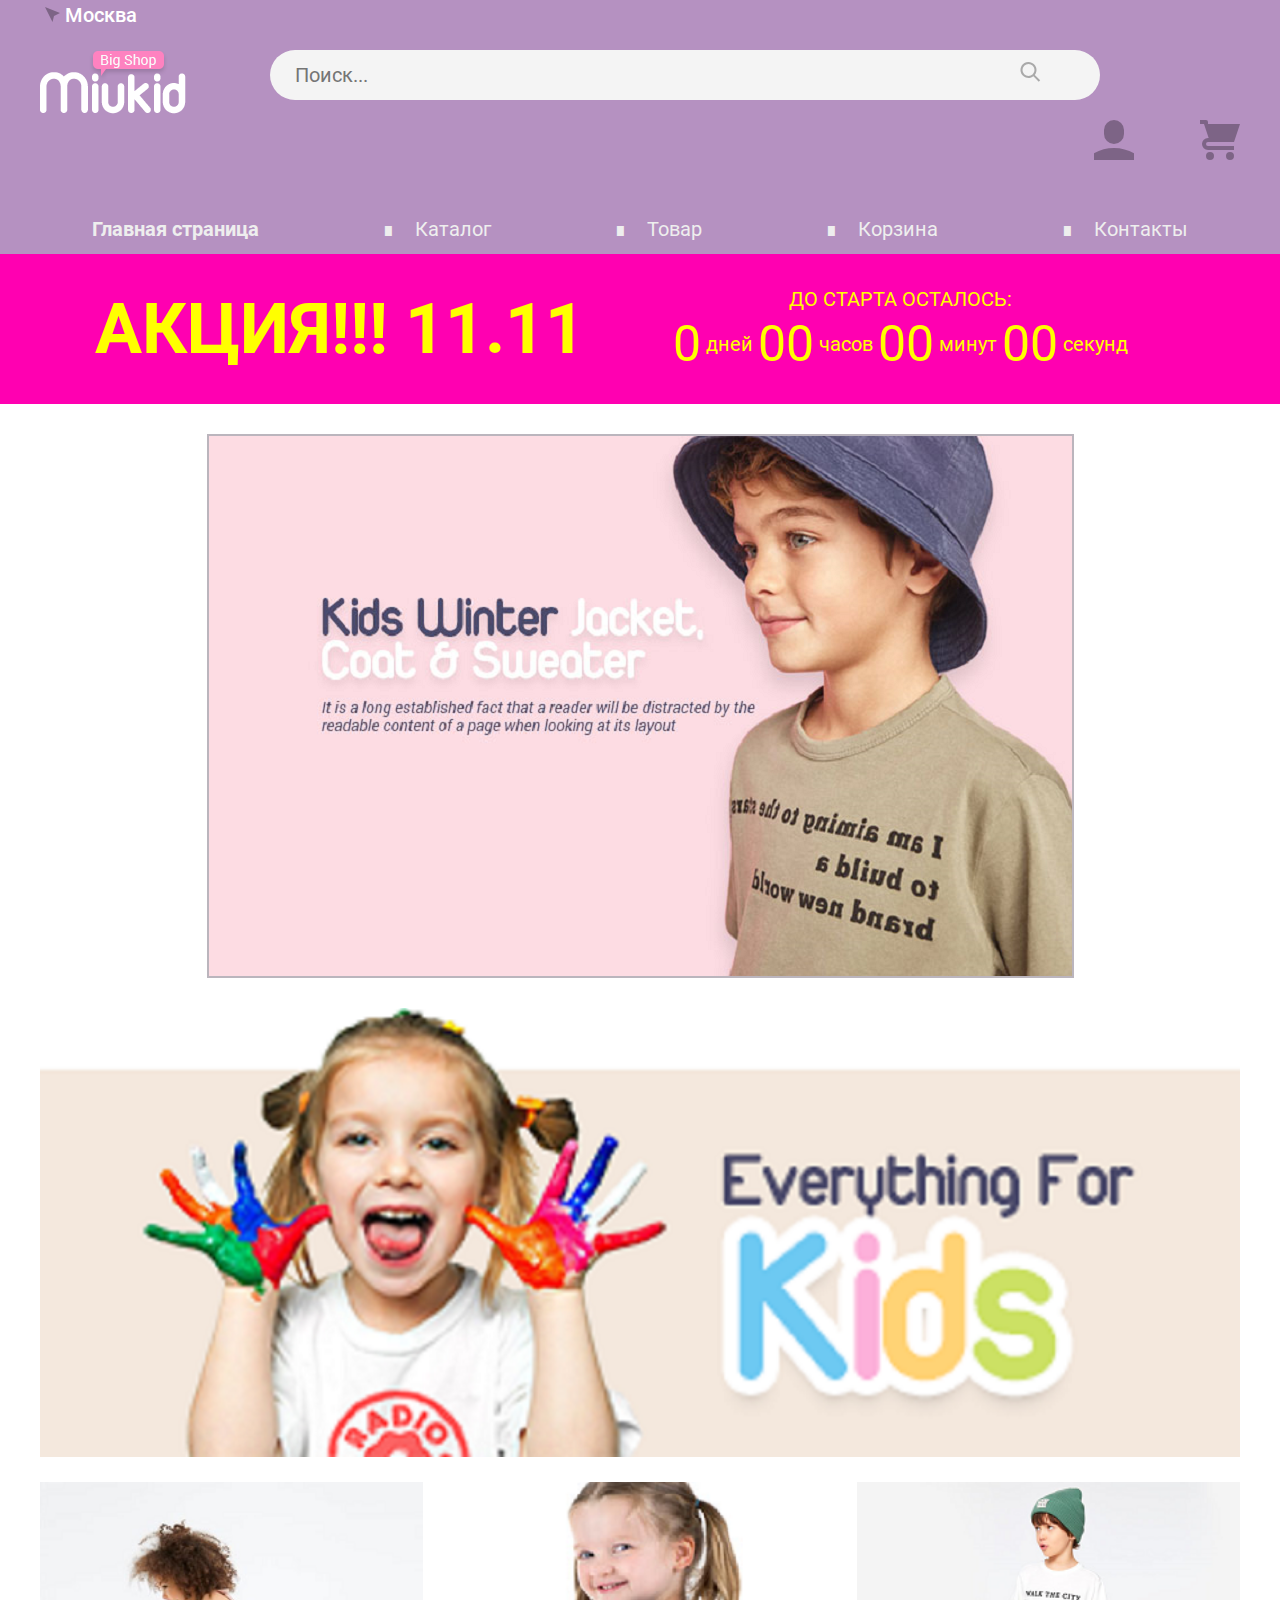
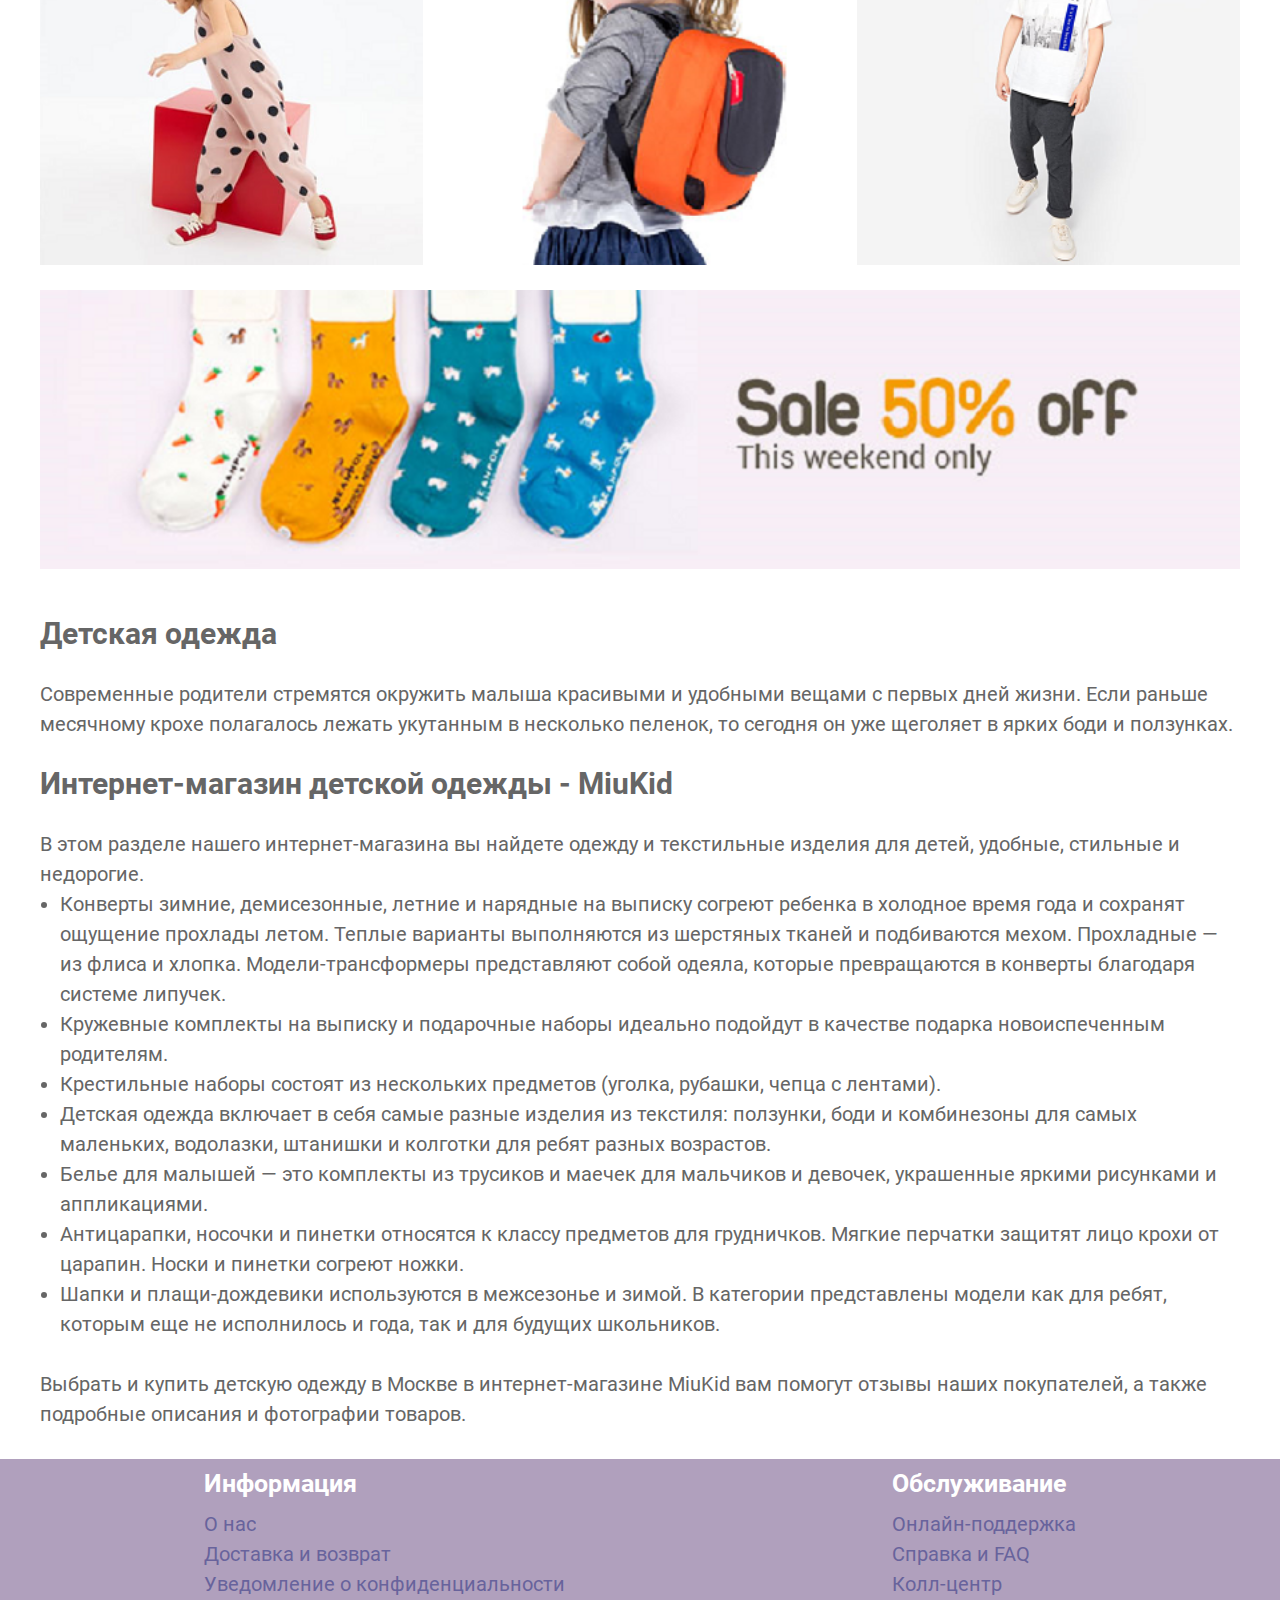
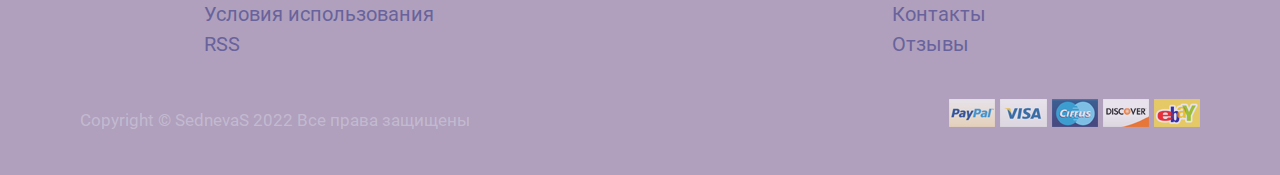
<file: project/index.html>
<!DOCTYPE html>
<html lang="ru">
    <head>
        <meta charset="utf-8">
        
        <meta name="viewport" content="width=device-width, initial-scale=1.0">
        
        <title>Главная страница</title>
        
        <link rel="stylesheet" href="css/style.css">
        
        <script defer src="js/jquery-3.6.1.min.js"></script>
        <script defer src="js/slider.js"></script>
        <script defer src="js/main.js"></script>
    </head>
    
    <body>
        <header>
            <section class="container">
                <div id="city" title="Если ваш город определен неправильно, нажмите для выбора правильного города"><img src="images/location-current.svg" alt="loc"><span></span></div>
            </section>
            <section class="container">
				<div class="reg">
					<a class="logo"></a>
				<div class="search2 homepage">
					<form method="get" action="/search" role="search" class=search-form">
						<input name="q" class="search-input" type="text" value placeholder="Поиск..." autocomplete="off">
						<input type="hidden" name="post-type" value="product">
						<button type="submit" class="search">
							<img src="images/search.svg" alt="search">	
						</button>
					</form>
				</div>
				<div class="shoppihg-cart">
					<a href="#" class="user"></a>
					<a href="order.html" class="shopping"></a>
				</div>	
				</div>
			</section>
            <section class="container">
                <nav class="topmenu">
                    <a href="index.html"><span>Главная страница</span></a>
                    <a href="catalog.html"><span>Каталог</span></a>
                    <a href="product.html"><span>Товар</span></a>
                    <a href="order.html"><span>Корзина</span></a>
                    <a href="contacts.html"><span>Контакты</span></a>
                </nav>
            </section>
        </header>
        
        <main>
            <!-- action block -->
            <section class="action">
                <div class="container">
                    <h5>АКЦИЯ!!!   11.11</h5>
                    <p>
                        ДО СТАРТА ОСТАЛОСЬ:
                        <span class="actiontimer" data-actionend="2022-11-11T00:00:00">&nbsp;</span>
                    </p>
                </div>
            </section>
            <!-- /action block -->
            <!-- slider block -->
            <section class="slider" id="slider1">
                <div class="slider_desk">
                    <div class="slider_block">
                        <img src="images/img80.png" alt="pic 1">
                    </div>
                    
                    <div class="slider_block">
                        <img src="images/img85.png" alt="pic 2">
                    </div>
                    
                    <div class="slider_block">
                        <img src="images/img104.png" alt="pic 3">
                    </div>
                </div>
                
                <button type="button" class="to_left icon"></button>
                
                <button type="button" class="to_right icon"></button>
                
                <div class="slider_points"></div>
            </section>
            <!-- /slider block -->
            <!-- slider block -->
           <!-- <section class="slider" id="slider2">
                <div class="slider_desk">
                    <div class="slider_block" style="background:red">
                        <p>Some text without pictures.</p>
                        <p>Some text without pictures.</p>
                        <p>Some text without pictures.</p>
                    </div>
                    
                    <div class="slider_block" style="background:green">
                        <p>Some text without pictures.</p>
                        <p>Some text without pictures.</p>
                        <p>Some text without pictures.</p>
                    </div>
                    
                    <div class="slider_block" style="background:blue">
                        <p>Some text without pictures.</p>
                        <p>Some text without pictures.</p>
                        <p>Some text without pictures.</p>
                    </div>
                </div>
                
                <button type="button" class="to_left icon"></button>
                
                <button type="button" class="to_right icon"></button>
                
                <div class="slider_points"></div>
            </section>
            <!-- /slider block -->
            <section class="container">
				<div class="grid">
					<div class="first">
						<img src="images/banner1.png" alt="banner1">
					</div>
					<div class="second">
						<img src="images/ban4.png" alt="ban4">		
					</div>
					<div class="third">
						<img src="images/ban6.png" alt="ban6">
					</div>
					<div class="fourth">
						<img src="images/ban5.png" alt="ban5">	
					</div>
					<!--<div class="fifth">
						<img src="images/ban3_2.png" alt="ban3_2">
					</div>
					<div class="sixth">
						<img src="images/ban3.png" alt="ban3">
					</div>	-->
					<div class="seventh">
						<img src="images/ban1.png" alt="ban1">
					</div>	
				</div>
			</section>
			<section class="container">
				<h2>Детская одежда</h2><br>
				<p>Современные родители стремятся окружить малыша красивыми и удобными вещами с первых дней жизни. Если раньше месячному крохе полагалось лежать укутанным в несколько пеленок, то сегодня он уже щеголяет в ярких боди и ползунках.</p>
				<br>
				<h2>Интернет-магазин детской одежды - MiuKid</h2><br>
				<p>В этом разделе нашего интернет-магазина вы найдете одежду и текстильные изделия для детей, удобные, стильные и недорогие.
				<div class="spisok">
					<ul>
						<li>Конверты зимние, демисезонные, летние и нарядные на выписку согреют ребенка в холодное время года и сохранят ощущение прохлады летом. Теплые варианты выполняются из шерстяных тканей и подбиваются мехом. Прохладные — из флиса и хлопка. Модели-трансформеры представляют собой одеяла, которые превращаются в конверты благодаря системе липучек.
						</li>
						
						<li>Кружевные комплекты на выписку и подарочные наборы идеально подойдут в качестве подарка новоиспеченным родителям.
						</li>
						<li>Крестильные наборы состоят из нескольких предметов (уголка, рубашки, чепца с лентами).
						</li>
						<li>Детская одежда включает в себя самые разные изделия из текстиля: ползунки, боди и комбинезоны для самых маленьких, водолазки, штанишки и колготки для ребят разных возрастов.
						</li>
						<li>Белье для малышей — это комплекты из трусиков и маечек для мальчиков и девочек, украшенные яркими рисунками и аппликациями.
						</li>
						<li>Антицарапки, носочки и пинетки относятся к классу предметов для грудничков. Мягкие перчатки защитят лицо крохи от царапин. Носки и пинетки согреют ножки.
						</li>
						<li>Шапки и плащи-дождевики используются в межсезонье и зимой. В категории представлены модели как для ребят, которым еще не исполнилось и года, так и для будущих школьников.
						</li>
					</ul>
				</div>
				<br>
				<p>Выбрать и купить детскую одежду в Москве в интернет-магазине MiuKid вам помогут отзывы наших покупателей, а также подробные описания и фотографии товаров.</p>
				<br>
			</section>
        </main>
        
        <footer>
            <section class="container">
				<div class="ft-center">
					<div class="information">
						<h4>Информация</h4>
						<a href="#">О нас</a>
						<br>
						<a href="#">Доставка и возврат</a>
						<br>
						<a href="#">Уведомление о конфиденциальности</a>
						<br>
						<a href="#">Условия использования</a>
						<br>
						<a href="#">RSS</a>
						<br>
					</div>
					<div class="information center">
						<h4>Обслуживание</h4>
						<a href="#">Онлайн-поддержка</a>
						<br>
						<a href="#">Справка и FAQ</a>
						<br>
						<a href="#">Колл-центр</a>
						<br>
						<a href="#">Контакты</a>
						<br>
						<a href="#">Отзывы</a>
						<br>
					</div>
				</div>
			</section>
            <section class="container">
				<div class="footerending">
					<div class="fted-left">
						<p>Copyright &copy  SednevaS 2022  Все права защищены</p>
					</div>
					<div class="fted-left two">
						<ul>
							<a href="#"><img src="images/icon1.png" alt="icon"></a>
							<a href="#"><img src="images/icon2.png" alt="icon"></a>
							<a href="#"><img src="images/icon3.png" alt="icon"></a>
							<a href="#"><img src="images/icon4.png" alt="icon"></a>
							<a href="#"><img src="images/icon5.png" alt="icon"></a>
						</ul>
					</div>
				</div>
			</section>
        </footer>
    </body>
</html>
</file>
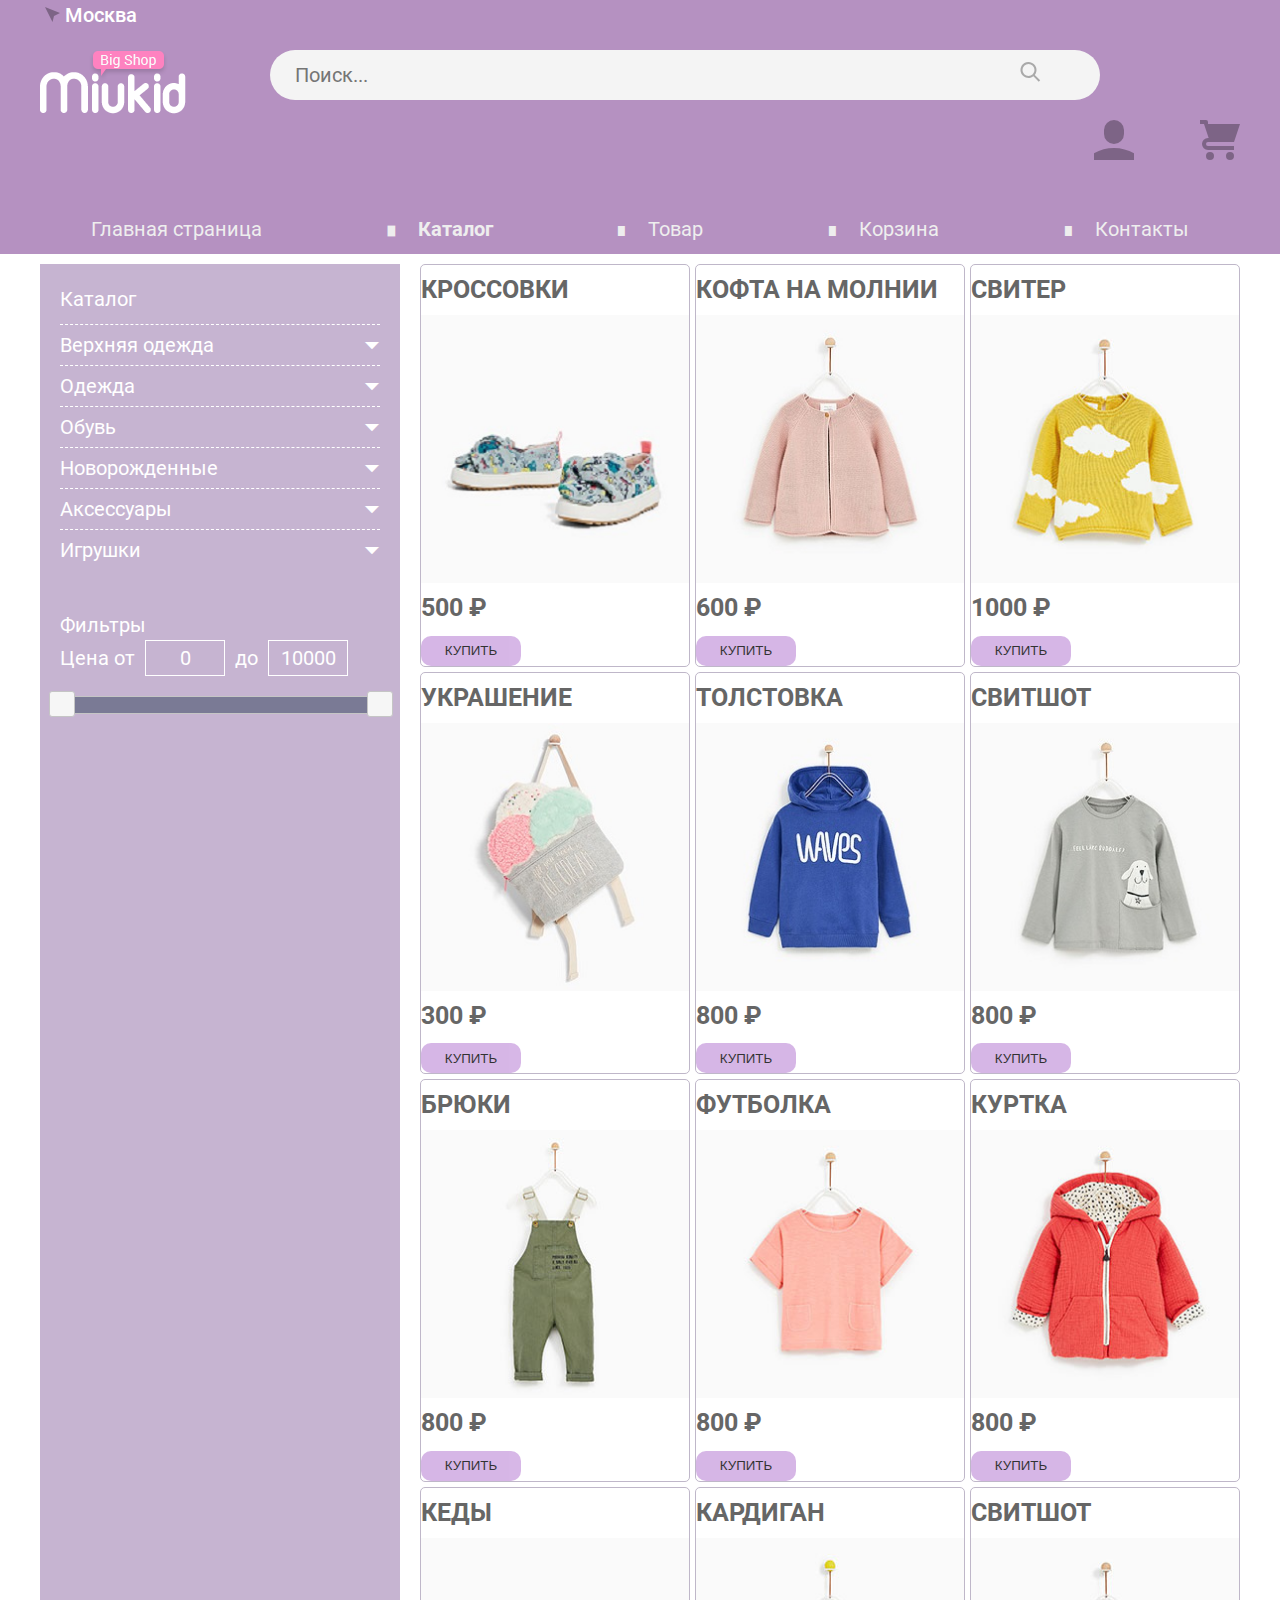
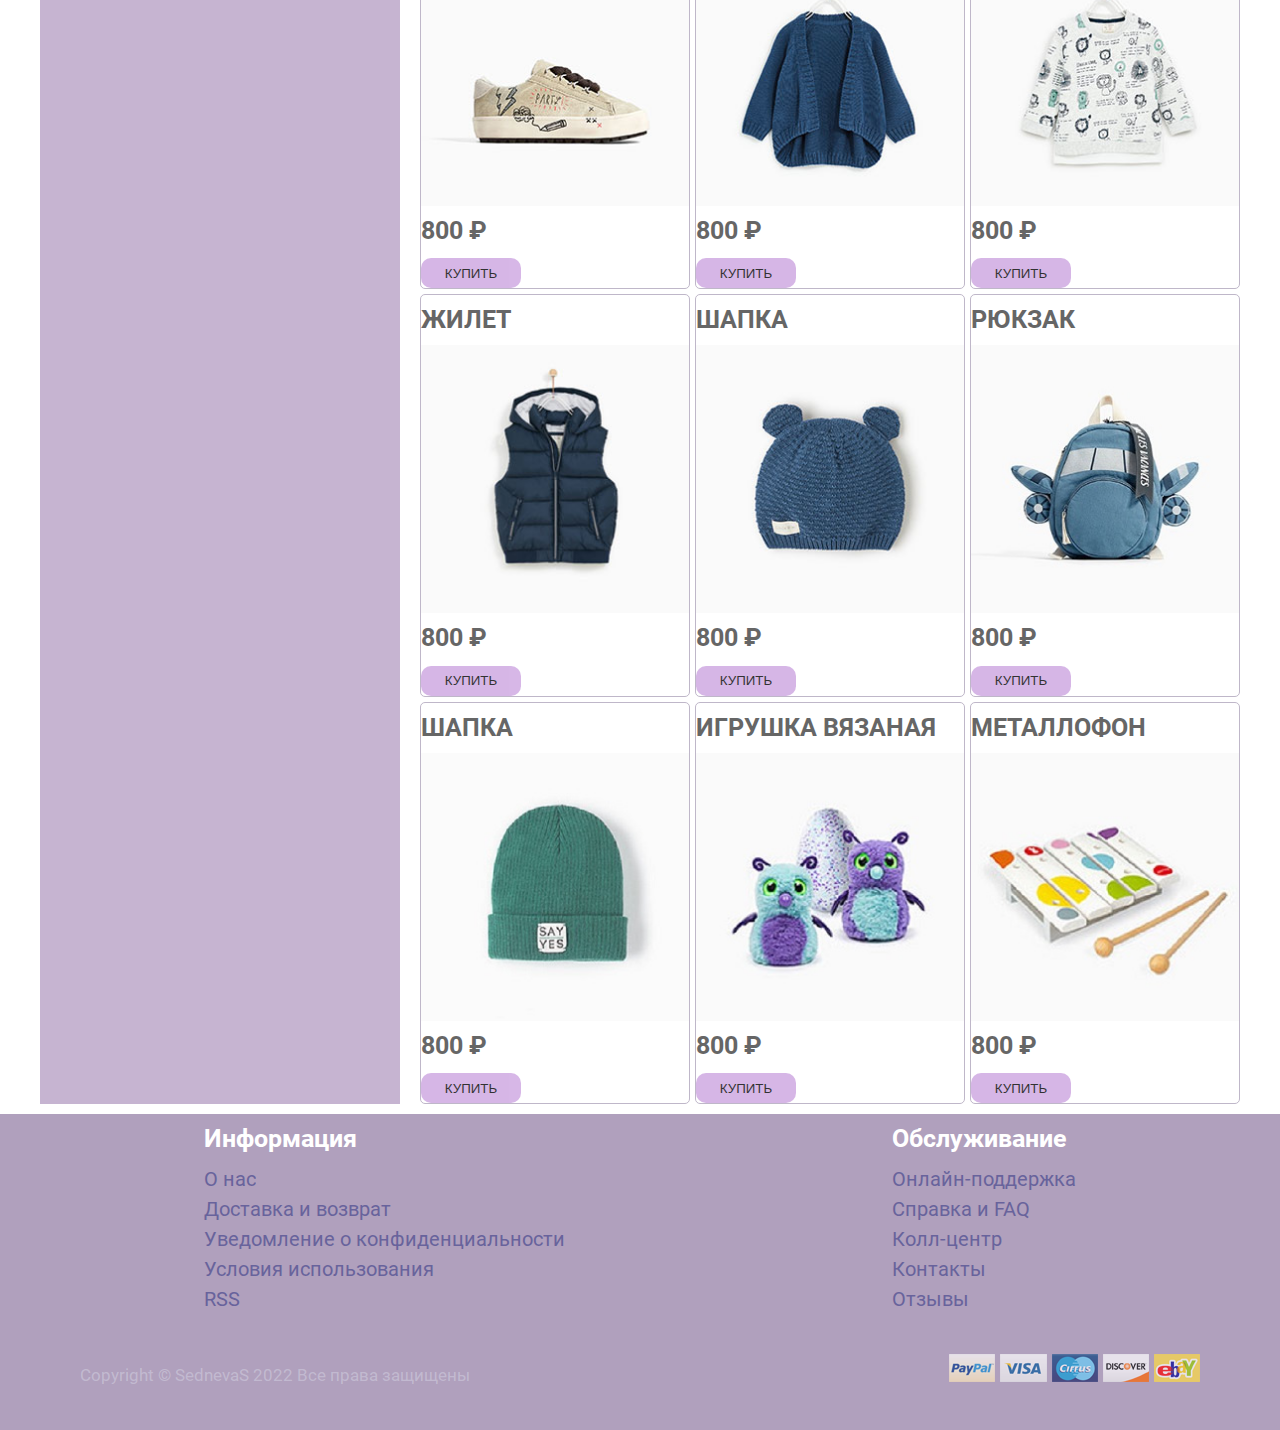
<file: project/catalog.html>
<!DOCTYPE html>
<html lang="ru">
    <head>
        <meta charset="utf-8">
        
        <meta name="viewport" content="width=device-width, initial-scale=1.0">
        
        <title>Каталог</title>
        
        <link rel="stylesheet" href="css/jquery-ui.css">
        <link rel="stylesheet" href="css/style.css">
        
        <script defer src="js/jquery-3.6.1.min.js"></script>
        <script defer src="js/jquery-ui.min.js"></script>
        <script defer src="js/slider.js"></script>
        <script defer src="js/main.js"></script>
    </head>
    
    <body>
        <header>
            <section class="container">
                <div id="city" title="Если ваш город определен неправильно, нажмите для выбора правильного города"><img src="images/location-current.svg" alt="loc"><span></span></div>
            </section>
            <section class="container">
				<div class="reg">
					<a class="logo"></a>
				<div class="search2 homepage">
					<form method="get" action="/search" role="search" class=search-form">
						<input name="q" class="search-input" type="text" value placeholder="Поиск..." autocomplete="off">
						<input type="hidden" name="post-type" value="product">
						<button type="submit" class="search">
							<img src="images/search.svg" alt="search">	
						</button>
					</form>
				</div>
				<div class="shoppihg-cart">
					<a href="#" class="user"></a>
					<a href="order.html" class="shopping"></a>
				</div>	
				</div>
			</section>
            <section class="container">
                <nav class="topmenu">
                    <a href="index.html"><span>Главная страница</span></a>
                    <a href="catalog.html"><span>Каталог</span></a>
                    <a href="product.html"><span>Товар</span></a>
                    <a href="order.html"><span>Корзина</span></a>
                    <a href="contacts.html"><span>Контакты</span></a>
                </nav>
            </section>
        </header>
        
        <main class="catalog">
            <section class="container">
                <aside>
                    <!--<nav class="querymenu">
                        <p>Каталог</p>
                        <div id="acco">
                            <div class="acco_h">
                                <a href="#"><span>Подкаталог 1</span></a>
                            </div>
                            <div class="acco_c"></div>
                            <div class="acco_h">
                                <a href="#"><span>Подкаталог 2</span></a>
                            </div>
                            <div class="acco_c">
                                <a href="#"><span>Субкаталог 21</span></a>
                                <a href="#"><span>Субкаталог 22</span></a>
                                <a href="#"><span>Субкаталог 23</span></a>
                            </div>
                            <div class="acco_h">
                                <a href="#"><span>Подкаталог 3</span></a>
                            </div>
                            <div class="acco_c">
                                <a href="#"><span>Субкаталог 31</span></a>
                                <a href="#"><span>Субкаталог 32</span></a>
                                <a href="#"><span>Субкаталог 33</span></a>
                                <a href="#"><span>Субкаталог 34</span></a>
                                <a href="#"><span>Субкаталог 35</span></a>
                                <a href="#"><span>Субкаталог 36</span></a>
                            </div>
                            <div class="acco_h">
                                <a href="#"><span>Подкаталог 4</span></a>
                            </div>
                            <div class="acco_c">
                                <a href="#"><span>Субкаталог 41</span></a>
                            </div>
                            <div class="acco_h">
                                <a href="#"><span>Подкаталог 5</span></a>
                            </div>
                            <div class="acco_c"></div>
                            <div class="acco_h">
                                <a href="#"><span>Подкаталог 6</span></a>
                            </div>
                            <div class="acco_c"></div>
                        </div>
                    </nav>-->
                    <!-- catmenu -->
                    <!-- <nav class="catmenu simple"> -->
                    <nav class="catmenu">
                        <p>Каталог</p>
                        <ul>
                            <li>
                                <a href="#"><span>Верхняя одежда</span></a>
								<ul>
                                    <li>
                                        <a href="#"><span>Пальто</span></a>
                                    </li>
                                    <li>
                                        <a href="#"><span>Куртки</span></a>
                                    </li>
                                    <li>
                                        <a href="#"><span>Комбинезоны</span></a>
                                    </li>
                                </ul>
								
                            </li>
                            <li>
                                <a href="#"><span>Одежда</span></a>
                                
                                <ul>
                                    <li>
                                        <a href="#"><span>Платья</span></a>
                                    </li>
                                    <li>
                                        <a href="#"><span>Блузки</span></a>
                                    </li>
                                    <li>
                                        <a href="#"><span>Белье</span></a>
                                    </li>
                                </ul>
                            </li>
                            <li>
                                <a href="#"><span>Обувь</span></a>
                                
                                <ul>
                                    <li>
                                        <a href="#"><span>Летняя обувь</span></a>
                                    </li>
                                    <li>
                                        <a href="#"><span>Зимняя обувь</span></a>
                                    </li>
                                    <li>
                                        <a href="#"><span>Демисезон</span></a>
                                    </li>
                                </ul>
                            </li>
                            <li>
                                <a href="#"><span>Новорожденные</span></a>
								
								<ul>
                                    <li>
                                        <a href="#"><span>Конверты</span></a>
                                    </li>
                                    <li>
                                        <a href="#"><span>Ползунки</span></a>
                                    </li>
                                    <li>
                                        <a href="#"><span>Пастельное белье</span></a>
                                    </li>
                                </ul>
                            </li>
                            <li>
                                <a href="#"><span>Аксессуары</span></a>
								
								<ul>
                                    <li>
                                        <a href="#"><span>Шапки</span></a>
                                    </li>
                                    <li>
                                        <a href="#"><span>Рюкзаки</span></a>
                                    </li>
                                    <li>
                                        <a href="#"><span>Варежки</span></a>
                                    </li>
                                </ul>
                            </li>
                            <li>
                                <a href="#"><span>Игрушки</span></a>
								
								<ul>
                                    <li>
                                        <a href="#"><span>Деревянные</span></a>
                                    </li>
                                    <li>
                                        <a href="#"><span>Развивашки</span></a>
                                    </li>
                                    <li>
                                        <a href="#"><span>Настольные игры</span></a>
                                    </li>
                                </ul>
                            </li>
                        </ul>
                    </nav>
                    <!-- /catmenu -->
                    <div class="filters">
                        <p>Фильтры</p>
                        <p>
                            <label for="amount">Цена от</label>
                            <input type="text" id="amount1">
                            <label for="amount">до</label>
                            <input type="text" id="amount2">
                        </p>          
                        <div id="slider-range"></div>
                    </div>
                </aside>
                
                <article>
                    <div class="cat-item">
						<h4>КРОССОВКИ</h4>
						<img src="images/img38_270.jpg" alt="1">
						<h4>500 &#8381 </h4>
						<button type="submit">КУПИТЬ</button>
						
					</div>
                    <div class="cat-item">
						<h4>КОФТА НА МОЛНИИ</h4>
						<img src="images/img39_270.jpg" alt="2">
						<h4>600 &#8381 </h4>
						<button type="submit">КУПИТЬ</button>
					</div>
                    <div class="cat-item">
						<h4>СВИТЕР</h4>
						<img src="images/img59.jpg" alt="3">
						<h4>1000 &#8381 </h4>
						<button type="submit">КУПИТЬ</button>
					</div>
                    <div class="cat-item">
						<h4>УКРАШЕНИЕ</h4>
						<img src="images/img41_270.jpg" alt="4">
						<h4>300 &#8381 </h4>
						<button type="submit">КУПИТЬ</button>
					</div>
                    <div class="cat-item">
						<h4>ТОЛСТОВКА</h4>
						<img src="images/img42_270.jpg" alt="5">
						<h4>800 &#8381 </h4>
						<button type="submit">КУПИТЬ</button>
					</div>
                    <div class="cat-item">	
						<h4>СВИТШОТ</h4>
						<img src="images/img43_270.jpg" alt="6">
						<h4>800 &#8381 </h4>
						<button type="submit">КУПИТЬ</button>
					</div>
                    <div class="cat-item">
						<h4>БРЮКИ</h4>
						<img src="images/img44.jpg" alt="7">
						<h4>800 &#8381 </h4>
						<button type="submit">КУПИТЬ</button>
					</div>
                    <div class="cat-item">
						<h4>ФУТБОЛКА</h4>
						<img src="images/img45.jpg" alt="8">
						<h4>800 &#8381 </h4>
						<button type="submit">КУПИТЬ</button>
					</div>
                    <div class="cat-item">
						<h4>КУРТКА</h4>
						<img src="images/img46.jpg" alt="9">
						<h4>800 &#8381 </h4>
						<button type="submit">КУПИТЬ</button>
					</div>
                    <div class="cat-item">
						<h4>КЕДЫ</h4>
						<img src="images/img47.jpg" alt="10">
						<h4>800 &#8381 </h4>
						<button type="submit">КУПИТЬ</button>
					</div>
                    <div class="cat-item">
						<h4>КАРДИГАН</h4>
						<img src="images/img48.jpg" alt="11">
						<h4>800 &#8381 </h4>
						<button type="submit">КУПИТЬ</button>
					</div>
                    <div class="cat-item">
						<h4>СВИТШОТ</h4>
						<img src="images/img49.jpg" alt="12">
						<h4>800 &#8381 </h4>
						<button type="submit">КУПИТЬ</button>
					</div>
					<div class="cat-item">
						<h4>ЖИЛЕТ</h4>
						<img src="images/img54.jpg" alt="13">
						<h4>800 &#8381 </h4>
						<button type="submit">КУПИТЬ</button>
					</div>
					<div class="cat-item">
						<h4>ШАПКА</h4>
						<img src="images/img56.jpg" alt="14">
						<h4>800 &#8381 </h4>
						<button type="submit">КУПИТЬ</button>
					</div>
					<div class="cat-item">
						<h4>РЮКЗАК</h4>
						<img src="images/img63_270.jpg" alt="15">
						<h4>800 &#8381 </h4>
						<button type="submit">КУПИТЬ</button>
					</div>
					<div class="cat-item">
						<h4>ШАПКА</h4>
						<img src="images/img76_270.jpg" alt="16">
						<h4>800 &#8381 </h4>
						<button type="submit">КУПИТЬ</button>
					</div>
					<div class="cat-item">
						<h4>ИГРУШКА ВЯЗАНАЯ</h4>
						<img src="images/img108_270.jpg" alt="17">
						<h4>800 &#8381 </h4>
						<button type="submit">КУПИТЬ</button>
					</div>
					<div class="cat-item">
						<h4>МЕТАЛЛОФОН</h4>
						<img src="images/img109_270.jpg" alt="18">
						<h4>800 &#8381 </h4>
						<button type="submit">КУПИТЬ</button>
					</div>
                </article>
            </section>
        </main>
        
        <footer>
            <section class="container">
				<div class="ft-center">
					<div class="information">
						<h4>Информация</h4>
						<a href="#">О нас</a>
						<br>
						<a href="#">Доставка и возврат</a>
						<br>
						<a href="#">Уведомление о конфиденциальности</a>
						<br>
						<a href="#">Условия использования</a>
						<br>
						<a href="#">RSS</a>
						<br>
					</div>
					<div class="information center">
						<h4>Обслуживание</h4>
						<a href="#">Онлайн-поддержка</a>
						<br>
						<a href="#">Справка и FAQ</a>
						<br>
						<a href="#">Колл-центр</a>
						<br>
						<a href="#">Контакты</a>
						<br>
						<a href="#">Отзывы</a>
						<br>
					</div>
				</div>
			</section>
            <section class="container">
				<div class="footerending">
					<div class="fted-left">
						<p>Copyright &copy  SednevaS 2022  Все права защищены</p>
					</div>
					<div class="fted-left two">
						<ul>
							<a href="#"><img src="images/icon1.png" alt="icon"></a>
							<a href="#"><img src="images/icon2.png" alt="icon"></a>
							<a href="#"><img src="images/icon3.png" alt="icon"></a>
							<a href="#"><img src="images/icon4.png" alt="icon"></a>
							<a href="#"><img src="images/icon5.png" alt="icon"></a>
						</ul>
					</div>
				</div>
			</section>
        </footer>
    </body>
</html>
</file>
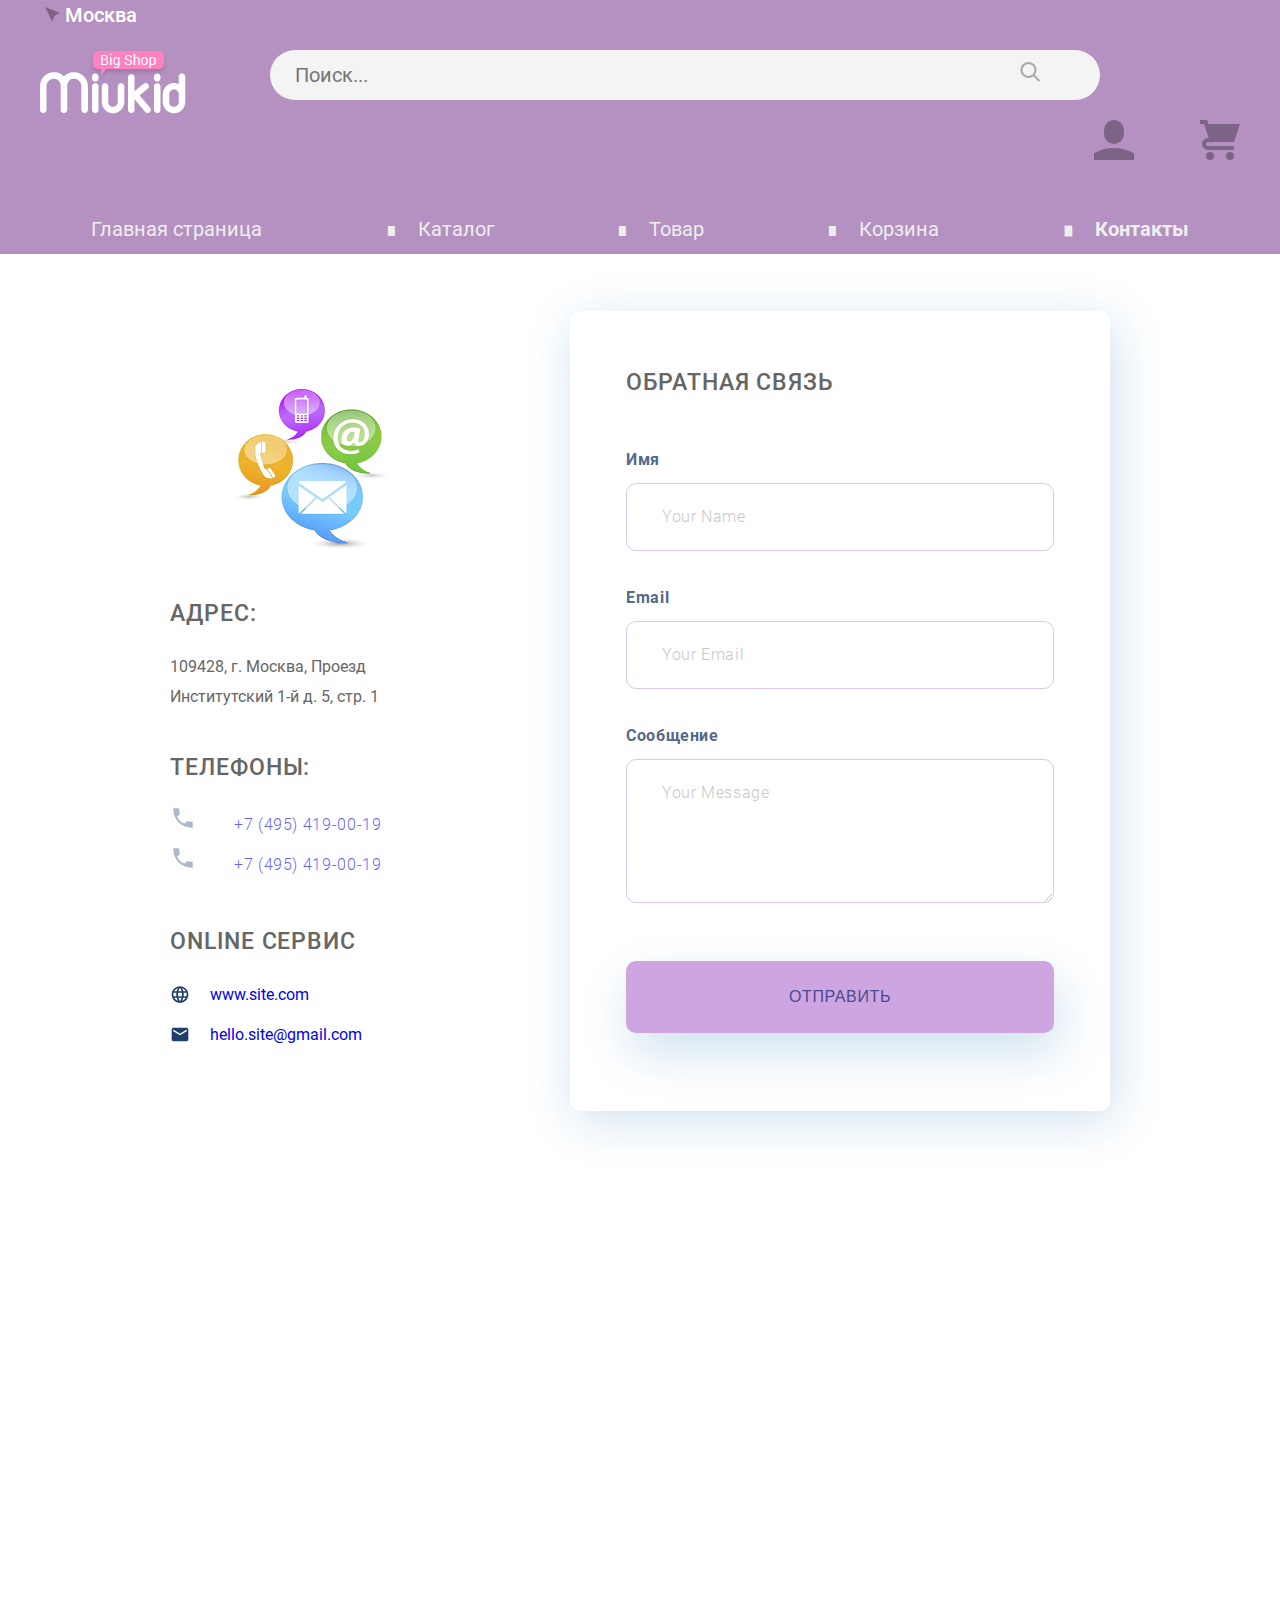
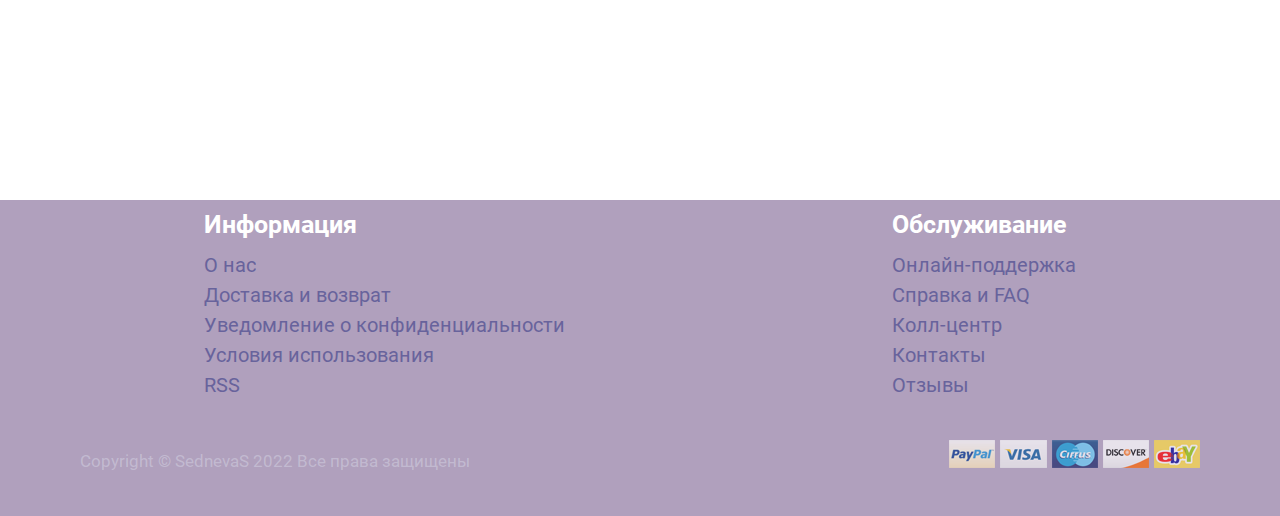
<file: project/contacts.html>
<!DOCTYPE html>
<html lang="ru">
    <head>
        <meta charset="utf-8">
        
        <meta name="viewport" content="width=device-width, initial-scale=1.0">
        
        <title>Контакты</title>
        
        <link rel="stylesheet" href="css/jquery-ui.css">
        <link rel="stylesheet" href="css/style.css">
        
        <script defer src="js/jquery-3.6.1.min.js"></script>
        <script defer src="js/jquery-ui.min.js"></script>
        <script defer src="js/slider.js"></script>
        <script defer src="js/main.js"></script>
    </head>
    
    <body>
        <header>
            <section class="container">
                <div id="city" title="Если ваш город определен неправильно, нажмите для выбора правильного города"><img src="images/location-current.svg" alt="loc"><span></span></div>
            </section>
            <section class="container">
				<div class="reg">
					<a class="logo"></a>
				<div class="search2 homepage">
					<form method="get" action="/search" role="search" class=search-form">
						<input name="q" class="search-input" type="text" value placeholder="Поиск..." autocomplete="off">
						<input type="hidden" name="post-type" value="product">
						<button type="submit" class="search">
							<img src="images/search.svg" alt="search">	
						</button>
					</form>
				</div>
				<div class="shoppihg-cart">
					<a href="#" class="user"></a>
					<a href="order.html" class="shopping"></a>
				</div>	
				</div>
			</section>
            <section class="container">
                <nav class="topmenu">
                    <a href="index.html"><span>Главная страница</span></a>
                    <a href="catalog.html"><span>Каталог</span></a>
                    <a href="product.html"><span>Товар</span></a>
                    <a href="order.html"><span>Корзина</span></a>
                    <a href="contacts.html"><span>Контакты</span></a>
                </nav>
            </section>
        </header>
        
        <main>
            
                <div class="packed">
                    <section>
                        <div class="address">
                            <img src='images/Contakt.png' alt="group">
                            <h3>Адрес:</h3>
                            <p>109428, г. Москва,
								Проезд Институтский 1-й д. 5, стр. 1
							</p>
                            <h3>Телефоны:</h3>
                                <ul>
                                    <li><a href="#" class="phone">+7 (495) 419-00-19</a></li>
                                    <li><a href="#" class="phone">+7 (495) 419-00-19</a></li>
                                </ul>
                            <h3>Online Сервис</h3>
                            <p class="web"><a href="#">www.site.com</a></p>
                            <p class="email"><a href="mailto:hello.site@gmail.com">hello.site@gmail.com</a></p>
                        </div>
                    </section>
                    <section>
                        <div class="send">
                            <form action="" method="GET" name="form1">
                                <fieldset>
                                    <h3>Обратная связь</h3>
                                    <h4>Имя</h4>                   
                                    <input type="text" name="name" placeholder="Your Name"></input>
                                    <h4>Email</h4> 
                                    <input type="email" name="email" placeholder="Your Email"></input>
                                    <h4>Сообщение</h4>
                                    <textarea name="message" placeholder="Your Message"></textarea>
                                    <button type="button">Отправить</button>
                                </fieldset>
                            </form>
                         </div>
                    </section>
                </div>
				<div class="map">
					<script type="text/javascript" charset="utf-8" async src="https://api-maps.yandex.ru/services/constructor/1.0/js/?um=constructor%3Ad32d7ff4d15e321ef677b3fe9029ef96b69e9028dfb4a1b146269b463569a541&amp;width=983&amp;height=465&amp;lang=ru_RU&amp;scroll=true"></script>
				</div>
            <!--<div class="map">
                <!--<img src='images/map.png' alt="map">
            </div>-->
        </main>
        
        <footer>
            <section class="container">
				<div class="ft-center">
					<div class="information">
						<h4>Информация</h4>
						<a href="#">О нас</a>
						<br>
						<a href="#">Доставка и возврат</a>
						<br>
						<a href="#">Уведомление о конфиденциальности</a>
						<br>
						<a href="#">Условия использования</a>
						<br>
						<a href="#">RSS</a>
						<br>
					</div>
					<div class="information center">
						<h4>Обслуживание</h4>
						<a href="#">Онлайн-поддержка</a>
						<br>
						<a href="#">Справка и FAQ</a>
						<br>
						<a href="#">Колл-центр</a>
						<br>
						<a href="#">Контакты</a>
						<br>
						<a href="#">Отзывы</a>
						<br>
					</div>
				</div>
			</section>
            <section class="container">
				<div class="footerending">
					<div class="fted-left">
						<p>Copyright &copy  SednevaS 2022  Все права защищены</p>
					</div>
					<div class="fted-left two">
						<ul>
							<a href="#"><img src="images/icon1.png" alt="icon"></a>
							<a href="#"><img src="images/icon2.png" alt="icon"></a>
							<a href="#"><img src="images/icon3.png" alt="icon"></a>
							<a href="#"><img src="images/icon4.png" alt="icon"></a>
							<a href="#"><img src="images/icon5.png" alt="icon"></a>
						</ul>
					</div>
				</div>
			</section>
        </footer>
    </body>
</html>
</file>
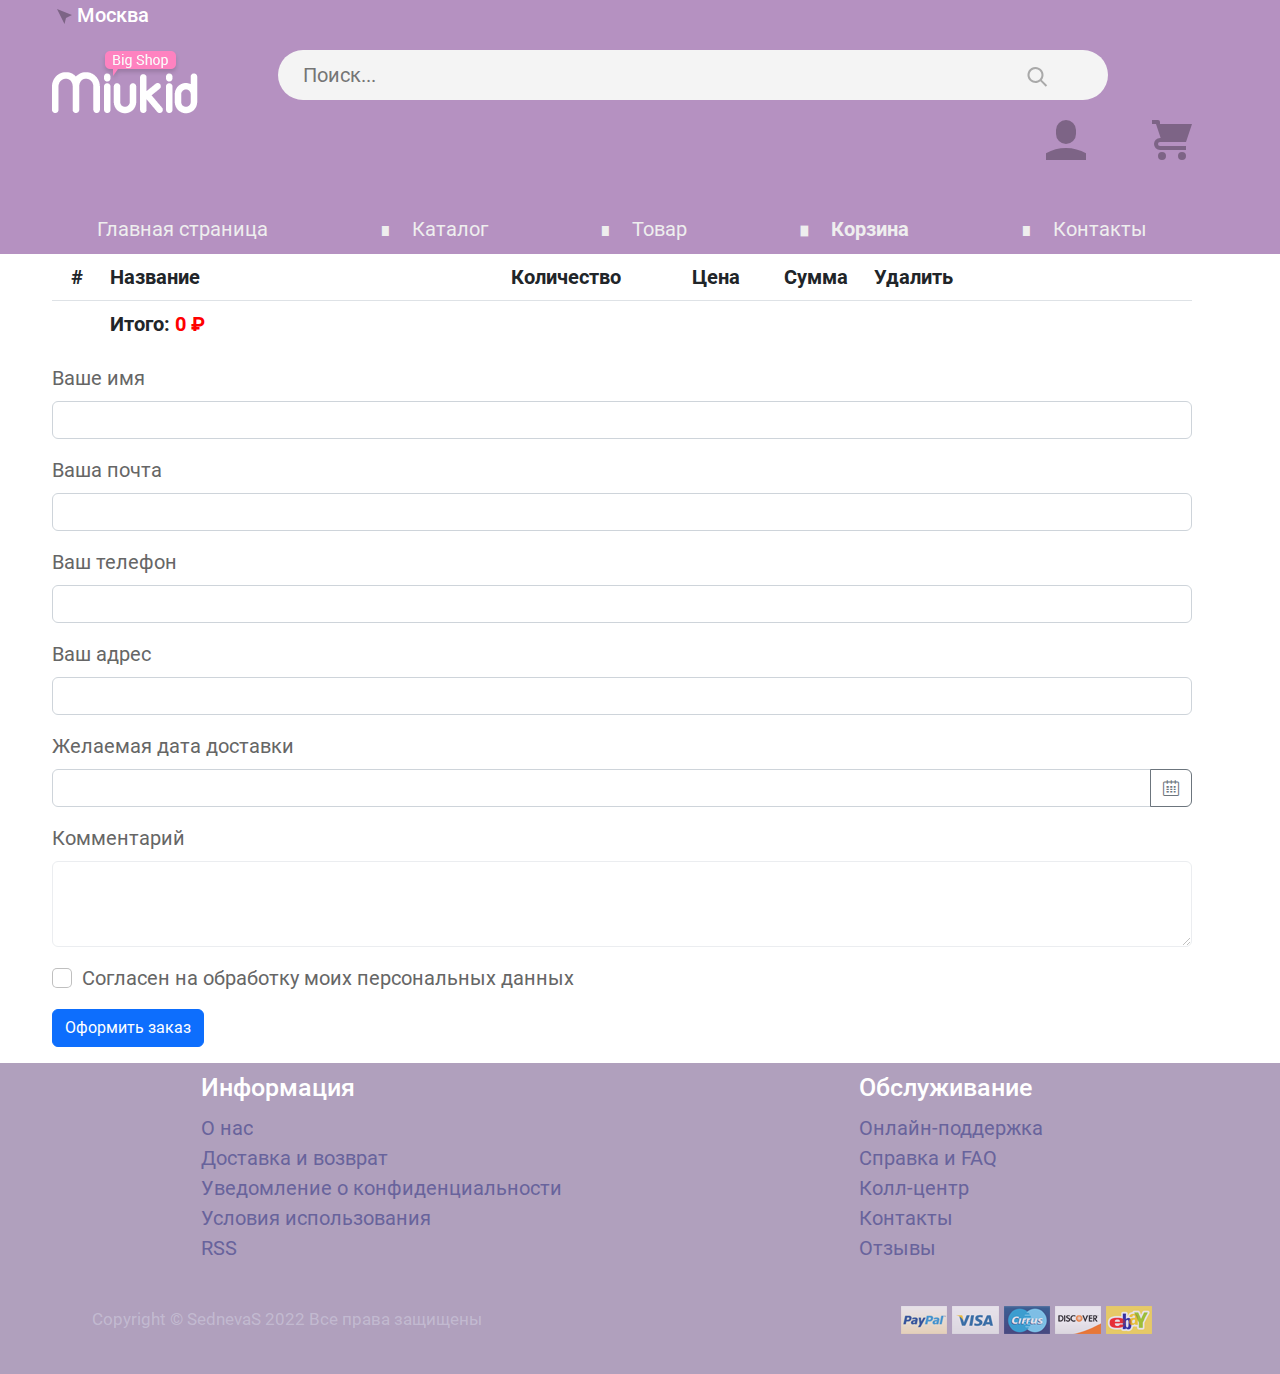
<file: project/order.html>
<!DOCTYPE html>
<html lang="ru">
    <head>
        <meta charset="utf-8">
        
        <meta name="viewport" content="width=device-width, initial-scale=1.0">
        
        <title>Корзина</title>
        
        <link rel="stylesheet" href="css/bootstrap.css">
        <link rel="stylesheet" href="css/style.css">
        
        <script defer src="js/jquery-3.6.1.min.js"></script>
        <script defer src="js/jquery-ui.min.js"></script>
        <script defer src="js/slider.js"></script>
        <script defer src="js/datepicker.js"></script>
        <script defer src="js/main.js"></script>
    </head>
    
    <body>
        <header>
            <section class="container">
                <div id="city" title="Если ваш город определен неправильно, нажмите для выбора правильного города"><img src="images/location-current.svg" alt="loc"><span></span></div>
            </section>
            <section class="container">
				<div class="reg">
					<a class="logo"></a>
				<div class="search2 homepage">
					<form method="get" action="/search" role="search" class=search-form">
						<input name="q" class="search-input" type="text" value placeholder="Поиск..." autocomplete="off">
						<input type="hidden" name="post-type" value="product">
						<button type="submit" class="search">
							<img src="images/search.svg" alt="search">	
						</button>
					</form>
				</div>
				<div class="shoppihg-cart">
					<a href="#" class="user"></a>
					<a href="order.html" class="shopping"></a>
				</div>	
				</div>
			</section>
            <section class="container">
                <nav class="topmenu">
                    <a href="index.html"><span>Главная страница</span></a>
                    <a href="catalog.html"><span>Каталог</span></a>
                    <a href="product.html"><span>Товар</span></a>
                    <a href="order.html"><span>Корзина</span></a>
                    <a href="contacts.html"><span>Контакты</span></a>
                </nav>
            </section>
        </header>
        
        <main class="order">
            <section class="container">
                <table class="table table-striped">
                    <thead>
                        <tr>
                            <th scope="col" class="index">#</th>
                            <th scope="col" class="name">Название</th>
                            <th scope="col" class="qty">Количество</th>
                            <th scope="col" class="price">Цена</th>
                            <th scope="col" class="sum">Сумма</th>
                            <th scope="col" class="delete">Удалить</th>
                        </tr>
                    </thead>
                    <tbody>
                        <!-- список товаров генерим на лету -->
                    </tbody>
                    <tfoot>
                        <tr>
                        <th scope="col" class="index"></th>
                        <th scope="col" class="allsum" colspan="5">
                            Итого:
                            <span></span>
                        </th>
                        </tr>
                    </tfoot>
                </table>
            </section>
            
            <section class="container">
                <form name="mainform">
                    <div class="mb-3">
                        <label for="name" class="form-label">Ваше имя</label>
                        <input type="text" class="form-control" id="name" name="name">
                    </div>
                    <div class="mb-3">
                        <label for="mail" class="form-label">Ваша почта</label>
                        <input type="text" class="form-control" id="mail" name="mail">
                    </div>
                    <div class="mb-3">
                        <label for="phone" class="form-label">Ваш телефон</label>
                        <input type="text" class="form-control" id="phone" name="phone">
                    </div>
                    <div class="mb-3">
                        <label for="addr" class="form-label">Ваш адрес</label>
                        <input type="text" class="form-control" id="addr" name="addr">
                    </div>
                    <label for="date" class="form-label">Желаемая дата доставки</label>
                    <div class="input-group mb-3">
                        <input type="text" class="form-control" id="date" name="date" readonly>
                        <button class="btn btn-outline-secondary icon" type="button">&#xe907;</button>
                    </div>
                    <div class="mb-3">
                        <label for="comm" class="form-label">Комментарий</label>
                        <textarea class="form-control" id="comm" name="comm" rows="3"></textarea>
                    </div>
                    <div class="mb-3 form-check">
                        <input type="checkbox" class="form-check-input" id="agree" name="agree">
                        <label class="form-check-label" for="agree">Согласен на обработку моих персональных данных</label>
                    </div>
                    <div class="mb-3">
                        <button type="button" class="btn btn-primary submit">Оформить заказ</button>
                    </div>
                </form>
            </section>
            
            <section class="container empty">
                <h1>Ваша корзина пуста</h1>
                <p>Выберите товары в каталоге</p>
            </section>
        </main>
        
        <footer>
            <section class="container">
				<div class="ft-center">
					<div class="information">
						<h4>Информация</h4>
						<a href="#">О нас</a>
						<br>
						<a href="#">Доставка и возврат</a>
						<br>
						<a href="#">Уведомление о конфиденциальности</a>
						<br>
						<a href="#">Условия использования</a>
						<br>
						<a href="#">RSS</a>
						<br>
					</div>
					<div class="information center">
						<h4>Обслуживание</h4>
						<a href="#">Онлайн-поддержка</a>
						<br>
						<a href="#">Справка и FAQ</a>
						<br>
						<a href="#">Колл-центр</a>
						<br>
						<a href="#">Контакты</a>
						<br>
						<a href="#">Отзывы</a>
						<br>
					</div>
				</div>
			</section>
            <section class="container">
				<div class="footerending">
					<div class="fted-left">
						<p>Copyright &copy  SednevaS 2022  Все права защищены</p>
					</div>
					<div class="fted-left two">
						<ul>
							<a href="#"><img src="images/icon1.png" alt="icon"></a>
							<a href="#"><img src="images/icon2.png" alt="icon"></a>
							<a href="#"><img src="images/icon3.png" alt="icon"></a>
							<a href="#"><img src="images/icon4.png" alt="icon"></a>
							<a href="#"><img src="images/icon5.png" alt="icon"></a>
						</ul>
					</div>
				</div>
			</section>
        </footer>
    </body>
</html>
</file>
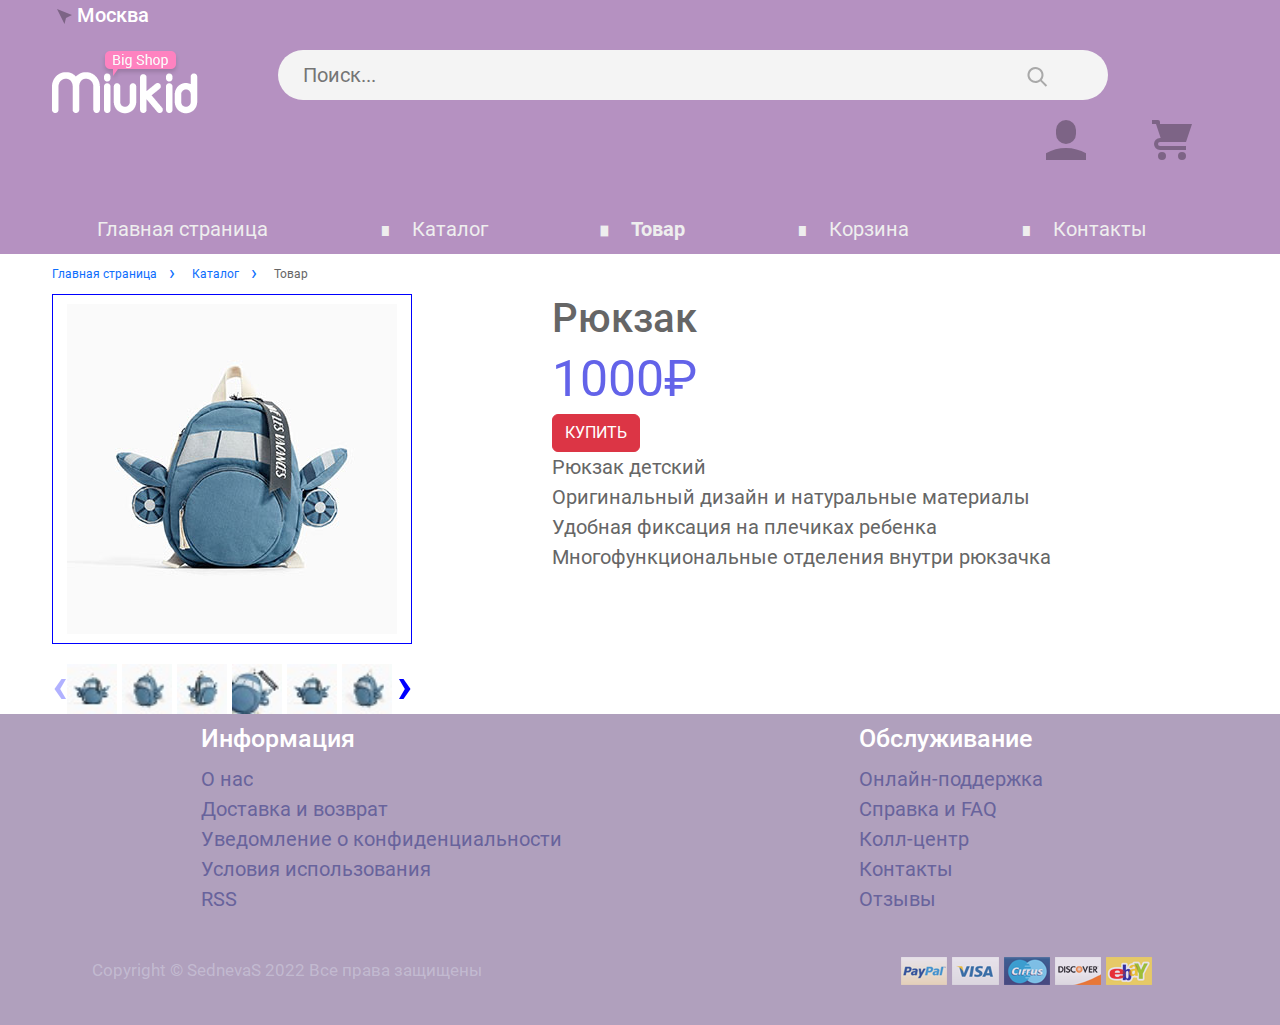
<file: project/product.html>
<!DOCTYPE html>
<html lang="ru">
    <head>
        <meta charset="utf-8">
        
        <meta name="viewport" content="width=device-width, initial-scale=1.0">
        
        <title>Карточка товара</title>
        
        <link rel="stylesheet" href="css/bootstrap.css">
        <link rel="stylesheet" href="css/style.css">
        
        <script defer src="js/jquery-3.6.1.min.js"></script>
        <script defer src="js/jquery-ui.min.js"></script>
        <script defer src="js/gallery.js"></script>
        <script defer src="js/lightbox.js"></script>
        <script defer src="js/main.js"></script>
    </head>
    
    <body>
       <header>
            <section class="container">
                <div id="city" title="Если ваш город определен неправильно, нажмите для выбора правильного города"><img src="images/location-current.svg" alt="loc"><span></span></div>
            </section>
            <section class="container">
				<div class="reg">
					<a class="logo"></a>
				<div class="search2 homepage">
					<form method="get" action="/search" role="search" class=search-form">
						<input name="q" class="search-input" type="text" value placeholder="Поиск..." autocomplete="off">
						<input type="hidden" name="post-type" value="product">
						<button type="submit" class="search">
							<img src="images/search.svg" alt="search">	
						</button>
					</form>
				</div>
				<div class="shoppihg-cart">
					<a href="#" class="user"></a>
					<a href="order.html" class="shopping"></a>
				</div>	
				</div>
			</section>
            <section class="container">
                <nav class="topmenu">
                    <a href="index.html"><span>Главная страница</span></a>
                    <a href="catalog.html"><span>Каталог</span></a>
                    <a href="product.html"><span>Товар</span></a>
                    <a href="order.html"><span>Корзина</span></a>
                    <a href="contacts.html"><span>Контакты</span></a>
                </nav>
            </section>
        </header>
        
        <main>
            <section class="container">
                <ul class="breadcrumbs" itemscope itemtype="https://schema.org/BreadcrumbList">
                    <li itemprop="itemListElement" itemscope itemtype="https://schema.org/ListItem">
                        <a href="index.html">
                            <span itemprop="name">Главная страница</span>
                        </a>
                        <meta itemprop="position" content="1">
                        <link itemprop="url" href="index.html">
                    </li>
                    
                    <li itemprop="itemListElement" itemscope itemtype="https://schema.org/ListItem">
                        <a href="catalog.html">
                            <span itemprop="name">Каталог</span>
                        </a>
                        <meta itemprop="position" content="2">
                        <link itemprop="url" href="catalog.html">
                    </li>
                    
                    <li itemprop="itemListElement" itemscope itemtype="https://schema.org/ListItem">
                        <span itemprop="name">Товар</span>
                        <meta itemprop="position" content="3">
                        <link itemprop="url" href="product.html">
                    </li>
                </ul>
            </section>
            
            <section class="container">
                <div class="product" data-product-id="12345" itemscope itemtype="https://schema.org/Product">
                    <div class="images">
                        <div class="bigimage">
                            <img src="images/img63.jpg" alt="капибара" itemprop="image">
                        </div>
                        
                        <div class="gallery">
                            <div>
                                <div class="rail">
                                    <img src="images/mini_img63.jpg" alt="капибара" itemprop="image">
                                    <img src="images/mini_img64.jpg" alt="пельмень" itemprop="image">
                                    <img src="images/mini_img65.jpg" alt="дошик" itemprop="image">
                                    <img src="images/mini_img66.jpg" alt="книга" itemprop="image">
                                    <img src="images/mini_img63.jpg" alt="медвед" itemprop="image">
                                    <img src="images/mini_img64.jpg" alt="капибара" itemprop="image">
                                    <img src="images/mini_img65.jpg" alt="пельмень" itemprop="image">
                                    <img src="images/mini_img66.jpg" alt="дошик" itemprop="image">
                                    <!--<img src="images/mini_kniga.jpg" alt="книга">
                                    <img src="images/mini_misha.jpg" alt="медвед">
                                    <img src="images/mini_zver.jpg" alt="капибара">
                                    <img src="images/mini_pelmen.jpg" alt="пельмень">
                                    <img src="images/mini_doshik.jpg" alt="дошик">
                                    <img src="images/mini_kniga.jpg" alt="книга">
                                    <img src="images/mini_misha.jpg" alt="медвед"> -->
                                </div>
                            </div>
                            <button type="button" class="gal_left disabled"><span>&#8249;</span></button>
                            <button type="button" class="gal_right"><span>&#8250;</span></button>
                        </div>
                    </div>
                    
                    <div class="offer">
                        <h1 itemprop="name">Рюкзак</h1>
                        <p class="price" itemprop="offers" itemscope itemtype="https://schema.org/Offer">
                            <span itemprop="price">1000</span>
                            <meta itemprop="priceCurrency" content="RUB">
                        </p>
                        <button type="button" class="btn btn-danger btn-buy">КУПИТЬ</button>
                        <p itemprop="description">Рюкзак детский</p>
                        <p>Оригинальный дизайн и натуральные материалы</p>
                        <p>Удобная фиксация на плечиках ребенка</p>
                        <p>Многофункциональные отделения внутри рюкзачка</p>
                        <!--<p>Характеристики товара очень хорошие</p>
                        <p>Характеристики товара очень хорошие</p>
                        <p>Характеристики товара очень хорошие</p>-->
                    </div>
                </div>
            </section>
        </main>
        
        <footer>
            <section class="container">
				<div class="ft-center">
					<div class="information">
						<h4>Информация</h4>
						<a href="#">О нас</a>
						<br>
						<a href="#">Доставка и возврат</a>
						<br>
						<a href="#">Уведомление о конфиденциальности</a>
						<br>
						<a href="#">Условия использования</a>
						<br>
						<a href="#">RSS</a>
						<br>
					</div>
					<div class="information center">
						<h4>Обслуживание</h4>
						<a href="#">Онлайн-поддержка</a>
						<br>
						<a href="#">Справка и FAQ</a>
						<br>
						<a href="#">Колл-центр</a>
						<br>
						<a href="#">Контакты</a>
						<br>
						<a href="#">Отзывы</a>
						<br>
					</div>
				</div>
			</section>
            <section class="container">
				<div class="footerending">
					<div class="fted-left">
						<p>Copyright &copy  SednevaS 2022  Все права защищены</p>
					</div>
					<div class="fted-left two">
						<ul>
							<a href="#"><img src="images/icon1.png" alt="icon"></a>
							<a href="#"><img src="images/icon2.png" alt="icon"></a>
							<a href="#"><img src="images/icon3.png" alt="icon"></a>
							<a href="#"><img src="images/icon4.png" alt="icon"></a>
							<a href="#"><img src="images/icon5.png" alt="icon"></a>
						</ul>
					</div>
				</div>
			</section>
        </footer>
    </body>
</html>
</file>
<file: project/css/style.css>
@font-face {
    font-family: 'icomoon';
    src: url('../fonts/icomoon.woff2') format('woff2');
    font-weight: normal;
    font-style: normal;
}
@font-face {
  font-family: 'Roboto';
  src: url('../fonts/Roboto-Thin.woff2') format('woff2');
  font-weight: 100;
  font-style: normal;
}
@font-face {
  font-family: 'Roboto';
  src: url('../fonts/Roboto-Light.woff2') format('woff2');
  font-weight: 300;
  font-style: normal;
}
@font-face {
  font-family: 'Roboto';
  src: url('../fonts/Roboto-Regular.woff2') format('woff2');
  font-weight: 400;
  font-style: normal;
}
@font-face {
  font-family: 'Roboto';
  src: url('../fonts/Roboto-Medium.woff2') format('woff2');
  font-weight: 500;
  font-style: normal;
}
@font-face {
  font-family: 'Roboto';
  src: url('../fonts/Roboto-Bold.woff2') format('woff2');
  font-weight: 700;
  font-style: normal;
}
@font-face {
  font-family: 'Roboto';
  src: url('../fonts/Roboto-Black.woff2') format('woff2');
  font-weight: 900;
  font-style: normal;
}
@font-face {
  font-family: 'Roboto';
  src: url('../fonts/Roboto-ThinItalic.woff2') format('woff2');
  font-weight: 100;
  font-style: italic;
}
@font-face {
  font-family: 'Roboto';
  src: url('../fonts/Roboto-LightItalic.woff2') format('woff2');
  font-weight: 300;
  font-style: italic;
}
@font-face {
  font-family: 'Roboto';
  src: url('../fonts/Roboto-Italic.woff2') format('woff2');
  font-weight: 400;
  font-style: italic;
}
@font-face {
  font-family: 'Roboto';
  src: url('../fonts/Roboto-MediumItalic.woff2') format('woff2');
  font-weight: 500;
  font-style: italic;
}
@font-face {
  font-family: 'Roboto';
  src: url('../fonts/Roboto-BoldItalic.woff2') format('woff2');
  font-weight: 700;
  font-style: italic;
}
@font-face {
  font-family: 'Roboto';
  src: url('../fonts/Roboto-BlackItalic.woff2') format('woff2');
  font-weight: 900;
  font-style: italic;
}

/* global reset */
html, body, body div, div, span, h1, h2, h3, h4, h5, h6,
p, a, em, img, small, strike, strong, sub, sup, b, u, i,
dl, dt, dd, ol, ul, li, fieldset, form, label, legend,
aside, section, article, header, footer, main, input,
textarea, button {
	margin: 0;
	padding: 0;
	border: none;
	outline: none;
    background: none;
    box-sizing: content-box;
}
ol, ul, li {
	list-style: none;
}
table {
	border-collapse: collapse;
	border-spacing: 0;
}
html * {
    max-height: 1000000px;
}
input, textarea {
    font: inherit;
    box-sizing: border-box;
}
html, body {
    height: 100%;
}

/* common */
a {
    text-decoration: none;
    cursor: pointer;
	
}
a:hover > span {
    text-decoration: underline;
}
button {
    cursor: pointer;
}
h1 {
    font-size: 40px;
    line-height: 50px;
}
h4 {
	font-size: 25px;
    line-height: 50px;
	
}

.container {
    margin: 0 auto;
    width: 1320px;
}

/* icons */
.icon::before {
    font-family: 'icomoon';
    font-size: inherit;
    font-weight: inherit;
    line-height: inherit;
    color: white;
    text-align: center;
}
/*.icon:hover::before {
    color: lightblue;
}
.logo::before {
    content: '\e900';
}
.login::before {
    content: '\e902';
}
.order::before {
    content: '\e901';
}
.cat::before {
    content: '\e903';
}*/
.to_left::before {
    content: '\e905';
}
.to_right::before {
    content: '\e904';
}


/* main */
body {
    font: 20px/30px 'Roboto';
    background: #fff;
    color: #666;
    display: flex;
    flex-direction: column;
    min-width: 320px;
}
header {
    /*flex: none;*/
	display: flex;
	flex-direction: column;
    background: #b591c1;
    color: #fff;
}
main {
    flex: 1 1 auto;
}
main h5 {
	font-size: 70px;
}
.spisok ul li {
	list-style-type: disc;
	margin-left: 20px;
}

footer {
    flex: none;
    background: rgb(176 160 189);
    color: #fff;
}

/* modals */
.screener {
    background: rgba(0,0,0,.5);
    position: fixed;
    top: 0;
    bottom: 0;
    left: 0;
    right: 0;
    cursor: pointer;
    z-index: 1;
}
.modal {
    background: white;
    border-radius: 10px;
    position: fixed;
    left: calc(50% - 240px);
    width: 400px;
    top: 200px;
    padding: 40px;
    z-index: 1;
    display: block;
}
.close {
    position: absolute;
    top: 0;
    right: 0;
    width: 40px;
    height: 40px;
    border-radius: 10px;
    color: red;
    font-size: 40px;
    line-height: 40px;
    box-shadow: 0 0 5px rgba(0,0,0,.25);
}
.close:active {
    box-shadow: inset 0 0 5px rgba(0,0,0,.25);
}
#citymodal p {
    color: blue;
    cursor: pointer;
}
#citymodal p:hover {
    text-decoration: underline wavy blue;
}
#citysearch {
    border: 1px solid blue;
    color: blue;
    display: block;
    padding: 5px 15px;
    margin: 15px 0;
    width: 100%;
    box-sizing: border-box;
    border-radius: 10px;
}
#citysearch::placeholder {
    color: rgba(0,0,255,.5);
    font-style: italic;
}
.columns {
    columns: 185px 2;
    gap: 30px;
}
#lightbox img {
    width: 100%;
    height: 100%;
    opacity: 0;
    transition: opacity 2s;
}
#lightbox.ready img {
    opacity: 1;
}

/* header */
#city {
    cursor: pointer;
    font-weight: 500;
}
#city img {
	width: 25px;
    height: 15px;
	
	opacity: 0.3;
}
	
/*header.container {
	display: flex;
	flex-direction: column;
}*/
.reg .logo {
	float: left;
    width: 146px;
    height: 64px;
    background: url('../images/logo.png') center center no-repeat;
	margin: 20px 0 20px;
}
.shoppihg-cart {
	float: right;
    width: 146px;
    height: 64px;
	margin: 20px 0 20px;
	opacity: 0.3;
}
.shopping {
	float: right;
    width: 40px;
    height: 40px;
    background: url('../images/shopping-cart.svg') center center no-repeat;
	/*margin: 20px 0 20px;*/
}
.user {
	float: left;
    width: 40px;
    height: 40px;
    background: url('../images/user.svg') center center no-repeat;
}
.search2.homepage {
	background: #f4f4f4;
    margin-left: 7%;
    padding: 10px 15px;
}
.search2 {
	background: #fff;
    padding: 10px;
    border-radius: 25px;
    width: 800px;
    float: left;
    margin: 20px 20px 0;
    margin-left: 22%;
    padding-left: 17px;
}
form.search-form {
	display: flex;
    height: 28px;
    line-height: 28px;
}
.search2 input {
	border: none;
    background: transparent;
    width: 700px;
    padding-left: 10px;
}
.search2 button {
	width: 80px;
	height: 26px;
	background: none;
    border: none;
    font-size: 20px;
    /*padding-left: 50px;*/
}

button img {
	width: 33px;
	height: 20px;
	opacity: 0.3;
	
}
.topmenu {
	display: flex;
	justify-content: space-around;
	align-items: flex-end;
    padding: 10px 0;
}
.topmenu a {
    display: inline-block;
	
    margin-left: 20px;
    color: #eee;
}
.topmenu a:first-child {
    margin-left: 0;
}
.topmenu a::before {
    content: '\220E';
    padding-right: 20px;
}
.topmenu a:first-child::before {
    display: none;
}
.topmenu .current {
    cursor: default;
    font-weight: 700;
}
.topmenu .current:hover span {
    text-decoration: none;
}
/*footer*/
.ft-center {
	display: flex;
	justify-content: space-around;
}
.footerending {
	display: flex;
	justify-content: space-between;
	align-items: flex-end;
	margin: 40px;
}
footer p {
	font-size: 17px;
	color: #ebf3fb54;
}
footer a {
	opacity: 0.7;
	color: #4a4a8f;
}

/* action */
.action {
    background: #ff00b1;
    padding: 30px;
    color: yellow;
}
.action .container {
    display: flex;
    justify-content: center;
    align-items: center;
    gap: 30px;
    height: 90px;
}
.action p {
    width: 50%;
    text-align: center;
}
.actiontimer {
    display: block;
    line-height: 60px;
}
.actiontimer span {
    font-size: 50px;
    line-height: 60px;
    vertical-align: top;
}

/* slider */
.slider {
    width: 867px;
    height: 544px;
    padding: 30px;
    margin: 0 auto;
    position: relative;
}
.slider_desk {
    border: 1px solid #bbb5bd;
    width: 865px;
    height: 542px;
    overflow: hidden;
    margin: 0 auto;
    position: relative;
    background: #fff;
}
.slider_block {
    border: 1px solid #bbb5bd;
    width: 863px;
    height: 540px;
    position: absolute;
    z-index: -1;
    top: 0;
    background: #fff;
}
.slider_block.next {
    left: 865px;
    z-index: 1;
}
.slider_block.prev {
    left: -865px;
    z-index: 1;
}
.slider_block.was_current {
    transition: left .5s;
}
.slider_block.current {
    left: 0;
    z-index: 1;
    transition: left .5s;
}
.slider button {
    position: absolute;
    /*border: 1px solid lightblue;*/
    height: 40px;
    width: 60px;
    border-radius: 8px;
    top: 267px;
    z-index: 1;
    cursor: pointer;
    font-size: 40px;
    line-height: 40px;
    color: white;
    opacity: 0;
}
.slider .to_left {
    left: 40px;
}
.slider .to_right {
    right: 40px;
}
.slider_points {
    position: absolute;
    bottom: 40px;
    left: 0;
    right: 0;
    height: 24px;
    display: flex;
    justify-content: center;
    gap: 10px;
    z-index: 1;
}
.slider_points span {
	flex: none;
    border-radius: 50%;
	border: 1px solid white;
	height: 11px;
	width: 11px;
	cursor: pointer;
    opacity: 0;
}
.slider_points span.active {
    background: white;
}
.slider_desk:hover ~ button,
.slider button:hover,
.slider_desk:hover ~ .slider_points span,
.slider_points:hover span {
    opacity: 1;
}
.grid {
	display: grid;
	width: 100%;
	gap: 25px;
	grid-template-areas: 'a a a' 'b c d' 'g g g';
	padding-bottom: 50px;
	

}
.grid > div {
	position: relative;
}

.grid > div > img {
	width: 100%;
	display: block;
}
.first {
	border-radius: 10px;
	grid-area: a;
}

.second {
	border-radius: 10px;
	grid-area: b;
}

.third {
	border-radius: 10px;
	grid-area: c;
}
.fourth {
	border-radius: 10px;
	grid-area: d;
}
/*.fifth {
	border-radius: 10px;
	grid-area: e;
}
.sixth {
	border-radius: 10px;
	grid-area: f;
}*/
.seventh {
	border-radius: 10px;
	grid-area: g;
}

/* catalog */
.catalog .container {
    display: flex;
    gap: 20px;
    margin-top: 10px;
}
.catalog aside {
    flex: 0 0 360px;
    background: #c6b4d1;
    color: white;
	margin: 0 0 10px;
}
.catmenu {
    padding: 20px;
}
.catmenu a {
    color: white;
}
.catmenu ul {
    margin-top: 10px;
}
.catmenu > ul > li {
    padding: 5px 30px 5px 0;
    border-top: 1px dashed white;
}
.catmenu ul ul {
    margin: 0;
    position: relative;
    left: 30px;
}
.catmenu ul ul::before {
    content: '\23f7';
    position: absolute;
    top: -30px;
    right: 0;
    transition: transform 1s;
    cursor: pointer;
}
.catmenu .open::before {
    transform: rotateX(180deg);
}
.catmenu li li {
    font-size: 14px;
    line-height: 30px;
}
.catmenu.simple li li {
    display: none;
}
.catmenu.simple .open li {
    display: list-item;
}
.catalog .filters {
    padding: 20px;
}
.filters input {
    border: 1px solid white;
    color: white;
    padding: 2px 5px;
    width: 80px;
    text-align: center;
    margin: 0 5px;
}
#slider-range {
    margin: 20px 0;
}
#slider-range .ui-widget-header {
    background: #7a7a95;
}
article {
    /* display: table; */
    /*display: flex;
    flex-wrap: wrap;
    gap: 8px;*/
	display: grid;
	grid-template-columns: 1fr 1fr 1fr;
	grid-template-rows: 1fr 1fr 1fr 1fr 1fr 1fr;
	width: 100%;
	gap: 5px;
	margin: 0 0 10px;
}


article > div {
	position: relative;
}

article > div > img {
	width: 100%;
	display: block;
}
/*.grid > div > h4 {
	position: absolute;
}*/
.cat-item {
	border: 1px solid #bfb7c9;

	border-radius: 5px;
    /*width: 140px;
    height: 290px;
    border: 5px solid red;
    /*float: left;*/
    /* display: inline-block; */
    /* vertical-align: top;*/ 
    
}

article button {
	width: 100px;
    height: 30px;
    border-radius: 10px;
	background: #cda5e1;
	opacity: 0.8;
}



/* breadcrumbs */
.breadcrumbs {
    padding: 10px 0;
    height: 20px;
}
.breadcrumbs li {
    display: inline-block;
    vertical-align: top;
    padding-right: 20px;
    margin-right: 10px;
    position: relative;
    font-size: 12px;
    line-height: 20px;
}
.breadcrumbs a::after {
    display: block;
    position: absolute;
    right: 0;
    top: 0;
    width: 10px;
    height: 20px;
    content: '\203a';
    text-align: center;
    font-size: 20px;
    line-height: 16px;
}

/* product */
.product {
    display: flex;
    gap: 30px;
}
.images {
    flex: 0 0 470px;
}
.bigimage {
    width: 340px;
    /*height: 550px;*/
    display: flex;
    align-items: center;
    justify-content: center;
    border: 1px solid blue;
    padding: 9px;
}
.gallery {
    width: 330px;
    height: 50px;
    margin-top: 20px;
    padding: 0 15px;
    position: relative;
}
.gallery button {
    width: 15px;
    height: 50px;
    position: absolute;
    top: 0;
    overflow: hidden;
    color: blue;
}
.gallery .disabled {
    cursor: default;
    opacity: .3;
}
.gallery button:hover {
    color: black;
}
.gallery .disabled:hover {
    color: blue;
}
.gallery .gal_left {
    left: 0;
}
.gallery .gal_right {
    right: 0;
}
.gallery button span {
    font: bold 50px/50px 'Roboto';
    display: inline-block;
    margin-top: -9px;
}
.gallery > div {
    width: 330px;
    height: 50px;
    overflow: hidden;
    position: relative;
}
.gallery .rail {
    display: flex;
    gap: 5px;
    position: absolute;
    top: 0;
    left: 0;
    height: 50px;
}
.product .price {
    color: #6363e9;
    font-size: 50px;
    line-height: 70px;
}
.product .price span::after {
    content: '\20BD'
}
/*contact*/
.packed {
	width: 100%;
	display: flex;
	justify-content: center;
	align-items: center;
	gap: 99px;
	margin: 57px auto 96px;
}
.packed p {
	font-size: 16px;
}
.address {
	width: 301px;
	height: 668px;
	padding: 0;
}
.address > img {
	display: block;
}
.address h3 {
	font-weight: 500;
	letter-spacing: 0.04em;
	margin: 40px auto 24px;
	text-transform: uppercase;
}
.address li {
	font-weight: 300;
	font-size: 16px;
	line-height: 26px;
	letter-spacing: 0.04em;
	opacity: 0.6;
}
.address ul {
	list-style: none;
	display: inline-block;
}
.address a {
	display: inline-block;
	height: 40px;
	vertical-align: center;
}
.phone::before {
	content: '';
	display: inline-block;
	background: url(../images/phone.svg) no-repeat left center;
	background-size: 26px;
	width: 24px;
	height: 24px;
	padding-left:40px;
	vertical-align: center;
	opacity: 0.6;
}
.web::before {
	content: '';
	background: url(../images/language.svg) no-repeat center left;
	background-size: 20px;
	width: 24px;
	height: 24px;
	padding-left: 40px;
}
.email::before {
	content: '';
	background: url(../images/email.svg) no-repeat center left;
	background-size: 20px;
	width: 24px;
	height: 24px;
	padding-left: 40px;
}
.send {
	width: 428px;
	height: 688px;
	padding: 56px;
	background: #FFFFFF;
	box-shadow: 5px 10px 50px rgba(16, 112, 177, 0.2);
	border-radius: 10px;
}
.send h3 {
	font-weight: 500;
	letter-spacing: 0.04em;
	margin-bottom: 48px;
	text-transform: uppercase;
}
.send h4 {
	font-size: 16px;
	line-height: 30px;
	letter-spacing: 0.04em;
	color: rgba(31,63,104,.8);
	margin: 32px 0 8px;
}
.send input, textarea {
	font: normal 300 16px/26px 'Roboto';
	box-sizing: border-box;
	width: 100%;
	border: 1px solid rgb(171 120 203);
	border-radius: 10px;
	padding: 20px 35px;
	letter-spacing: 0.04em;
	opacity: 0.4;       
}
.send textarea {
	height: 144px;
}
.send button {
	background: #cda5e1;
	box-shadow: 5px 20px 50px rgba(16, 112, 177, 0.2);
	border-radius: 10px;
	text-transform: uppercase;
	width: 100%;
	height: 72px;
	font-weight: 500;
	font-size: 16px;
	color: #4a4a8f;
	letter-spacing: 0.04em;
	margin: 50px 0 0;
}
.map {
	width: 980px;
	height: 480px;
	padding-bottom: 113px;
	margin: 0 auto;
}
/* order */
.order .icon {
    font-family: 'icomoon' !important;
    cursor: pointer;
}
.table tfoot th {
    border-bottom: none;
}
.table .allsum span {
    color: red;
}
.table .allsum span::after {
    content: '\20\20BD'
}
.table .index {
    text-align: center;
    width: 50px;
}
.table .qty {
    text-align: center;
    width: 200px;
}
.table .price {
    text-align: center;
    width: 100px;
}
.table .sum {
    text-align: center;
    width: 100px;
}
.table td.delete {
    text-align: center;
    width: 100px;
}
.table .qty strong {
    min-width: 100px;
    text-align: center;
    display: inline-block;
    user-select: none;
}
.table .qty span {
    border-radius: 50%;
    border: 1px solid black;
    background: blue;
    color: white;
    width: 20px;
    height: 20px;
    display: inline-block;
    text-align: center;
    line-height: 20px;
    cursor: pointer;
    user-select: none;
}
.table .qty .minus {
    margin-right: 10px;
}
.table .qty .plus {
    margin-left: 10px;
}
#order {
    height: 30px;
    text-align: center;
}
.container.empty,
.empty .container {
    display: none;
}
.empty .container.empty {
    display: block;
}

/* calendar */
#calendar {
    height: auto;
}
.dp_grid {
    display: grid;
    grid-template-columns: repeat(7, auto);
}

/* adaptive */
@media (max-width: 1400px) {
    .container {
        width: auto;
        margin: 0 40px;
    }
}
</file>
